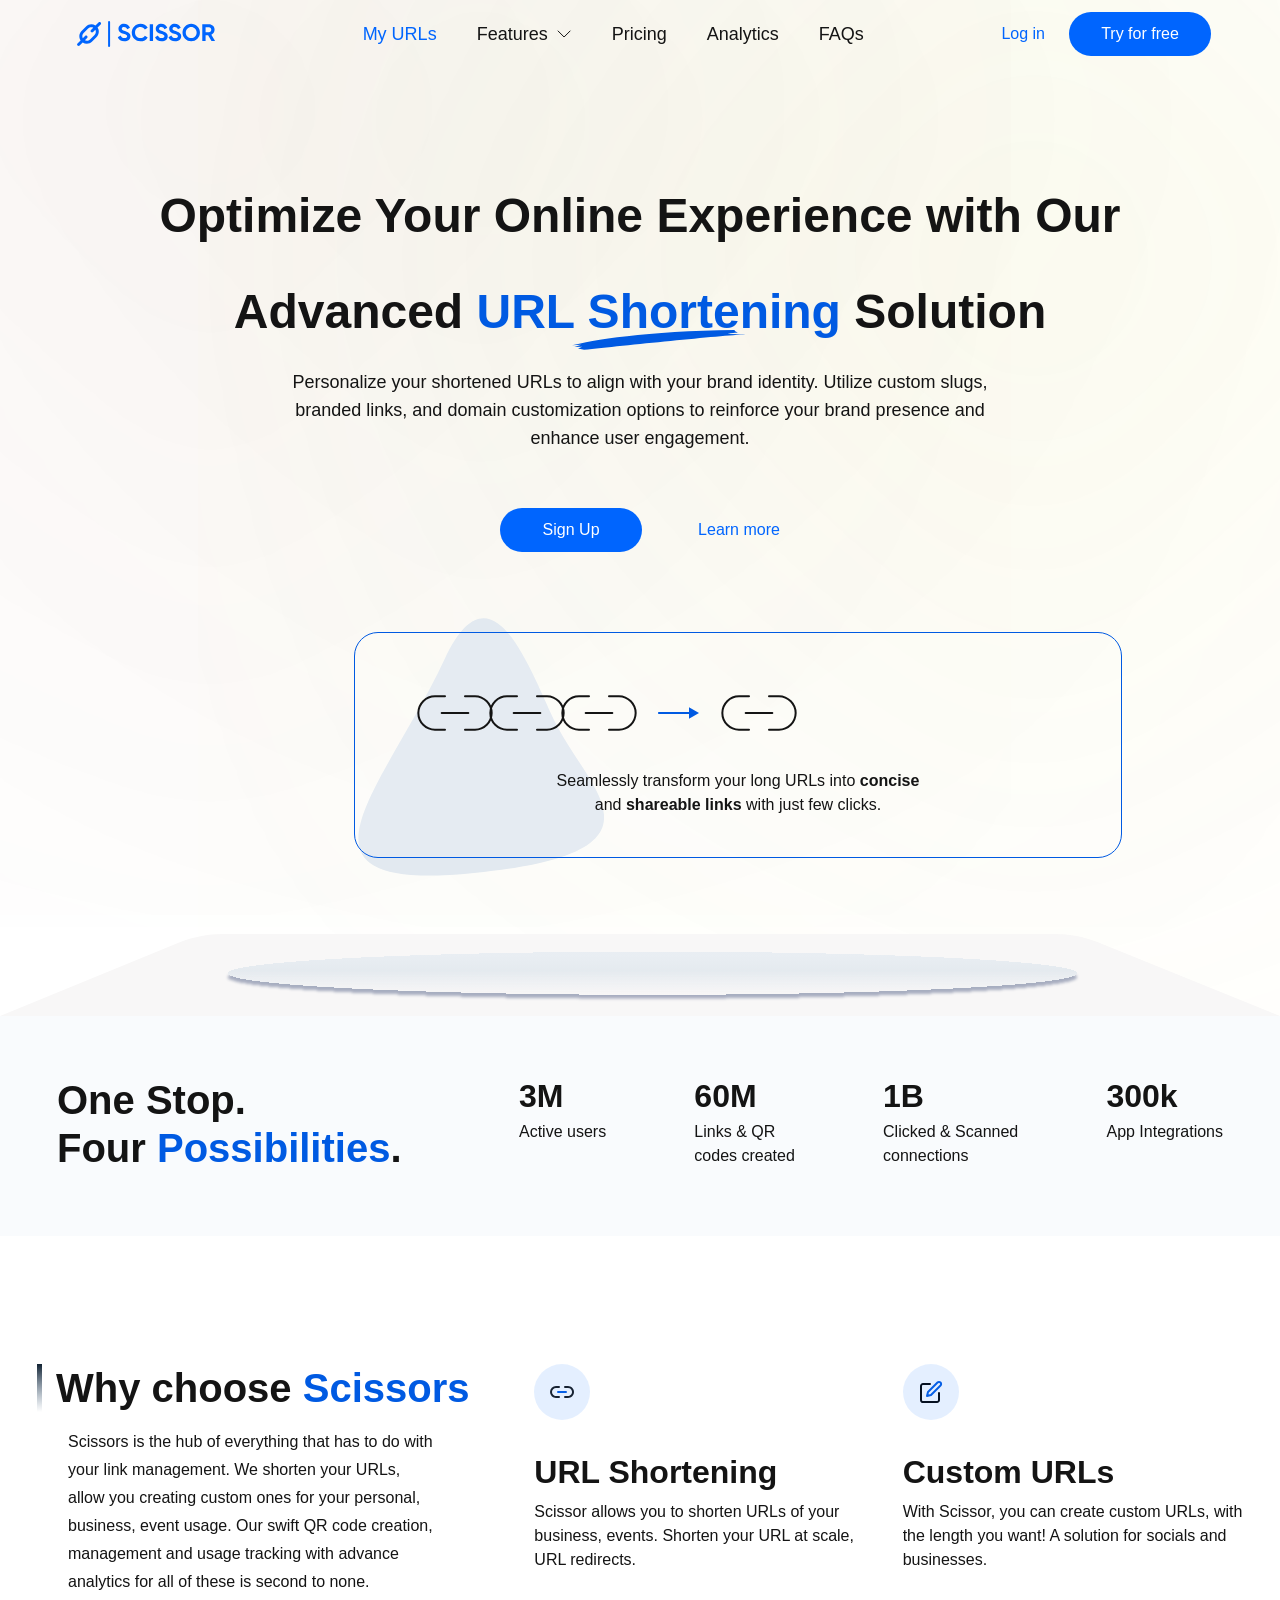
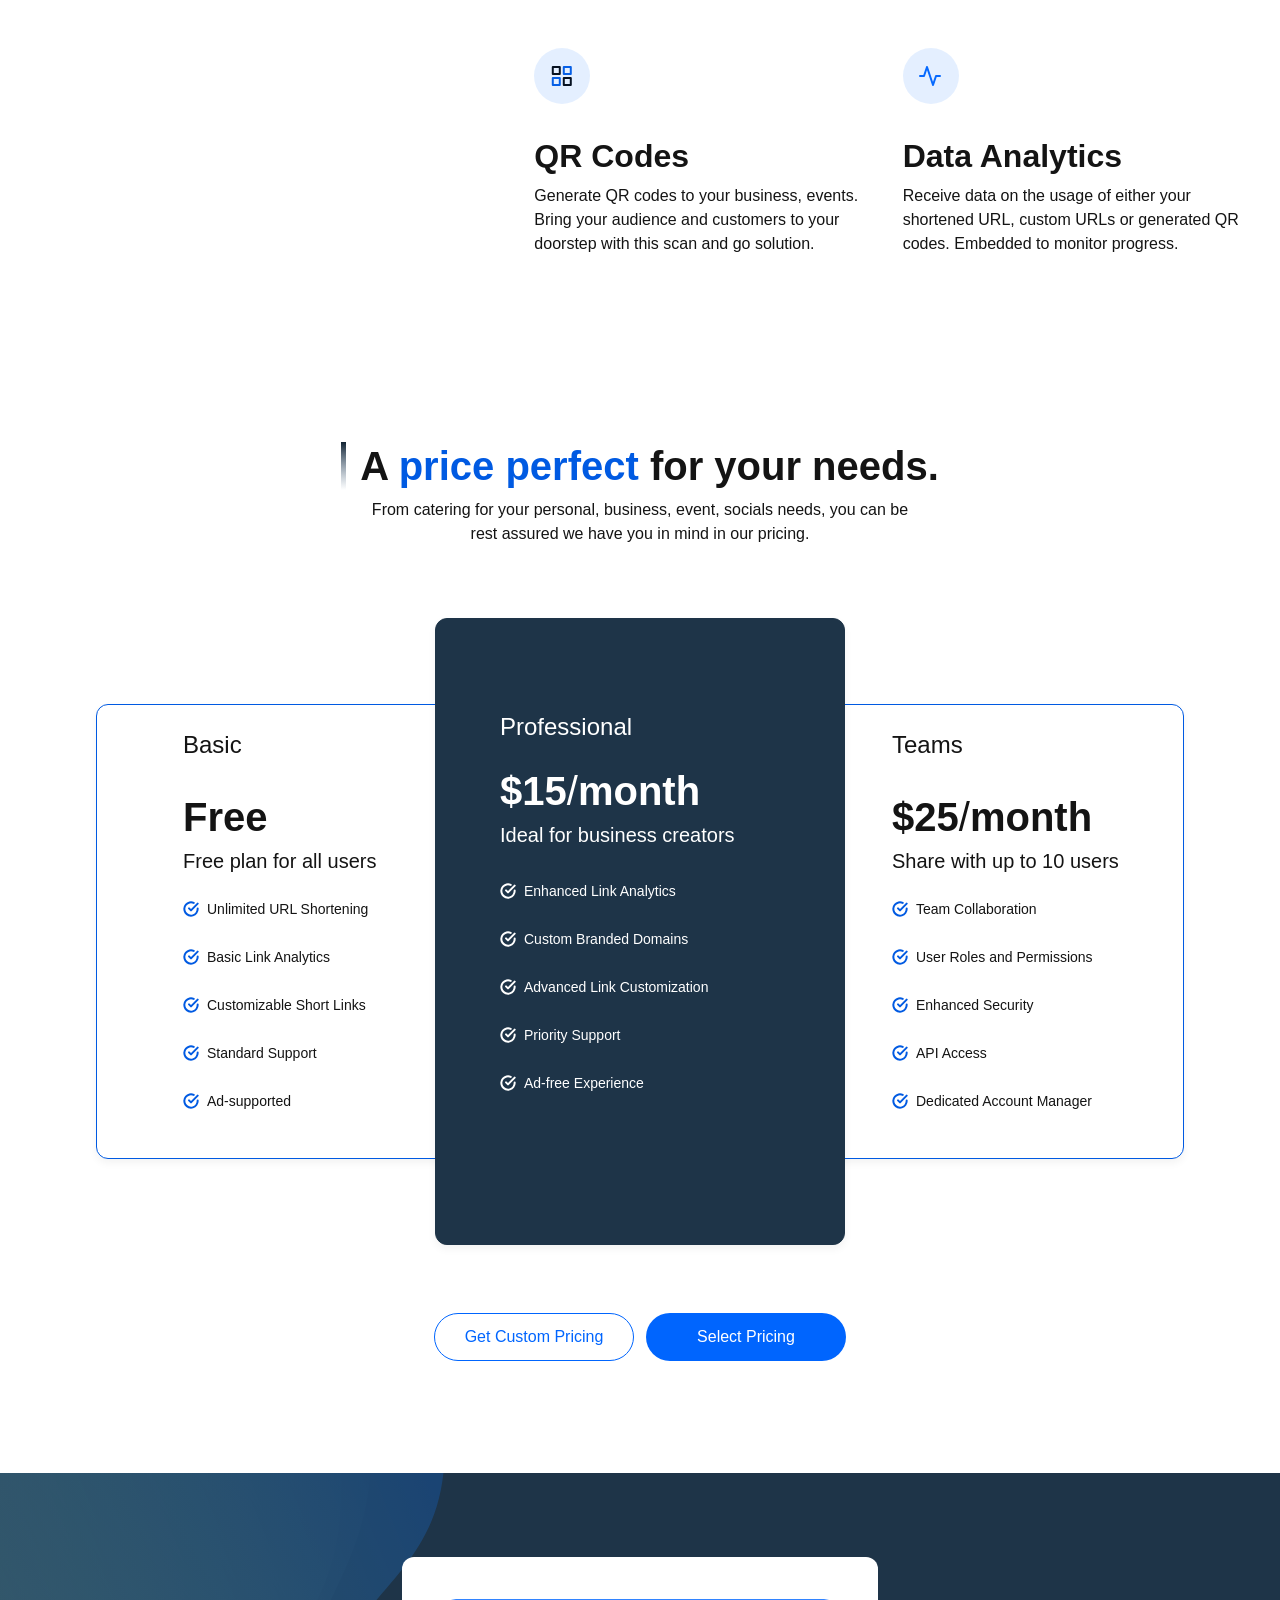
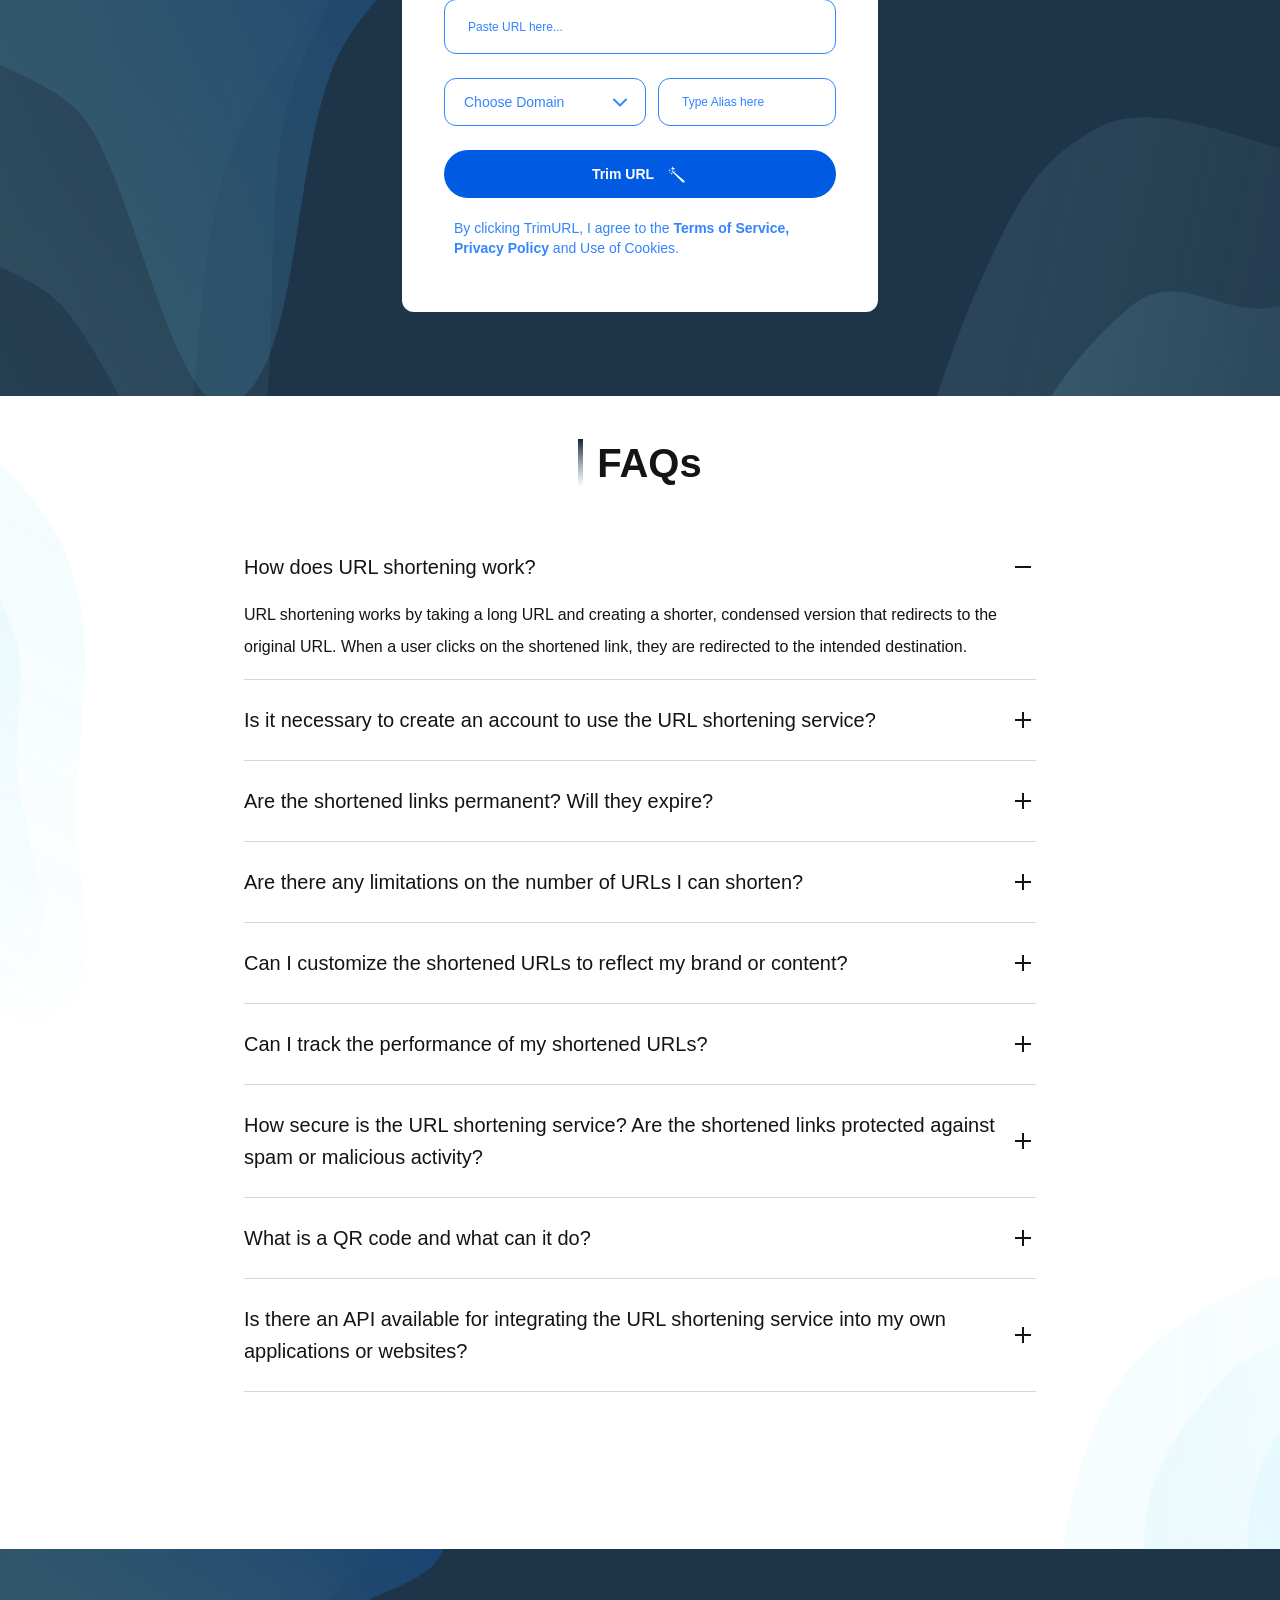
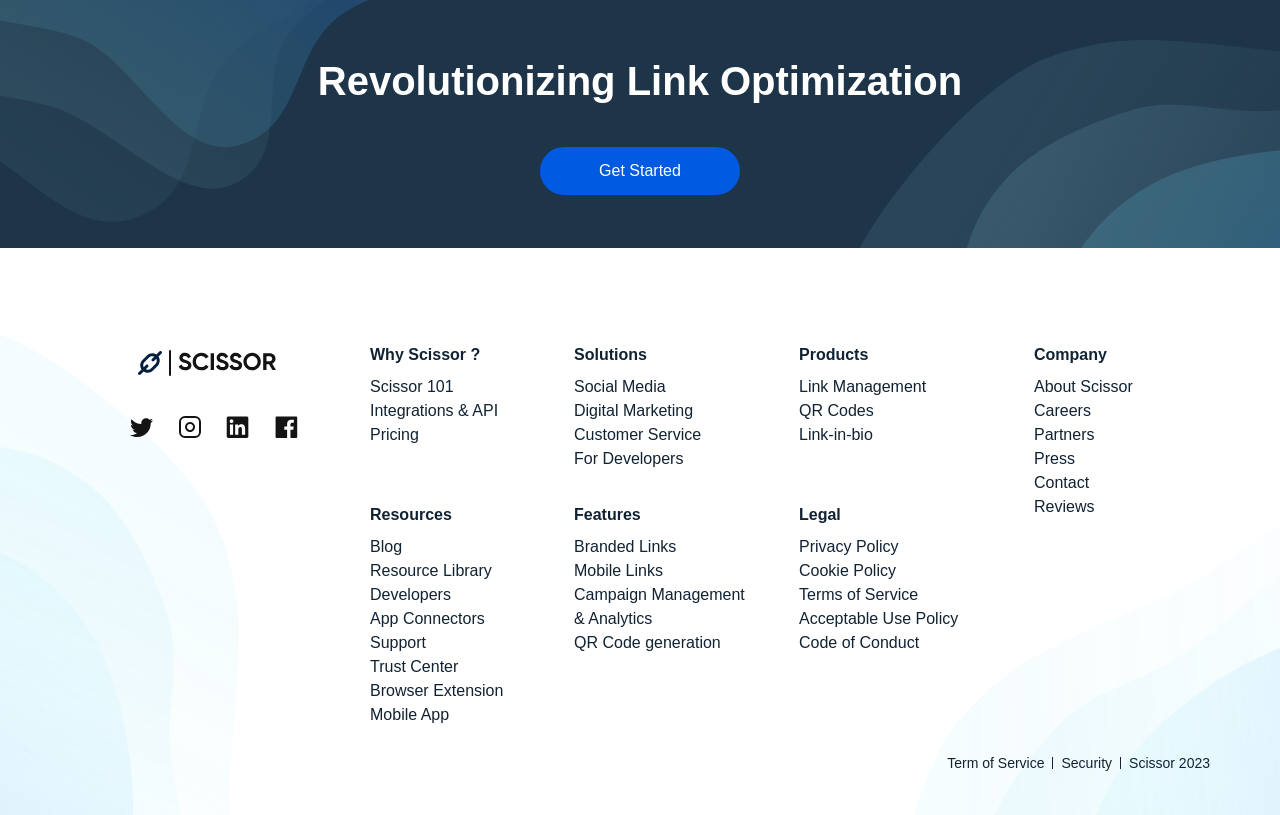
<file: assessment-2/index.html>
<!doctype html>
<html lang="en">
  <head>
    <meta charset="UTF-8" />
    <meta name="viewport" content="width=device-width, initial-scale=1.0" />
    <title>SCISSOR</title>
    <link rel="stylesheet" href="styles.css" />
  </head>
  <body>
    <div class="landing-intro">
      <header class="site-header">
        <img
          class="site-logo"
          src="assets/scissor-logo.svg"
          width="156"
          height="40"
          alt="Scissor"
        />
        <nav class="site-nav" aria-label="Main navigation">
          <a class="site-nav__current" href="#shorten-url">My URLs</a>
          <a class="site-nav__features" href="#features"
            >Features
            <img src="assets/nav-chevron.svg" width="16" height="16" alt=""
          /></a>
          <a href="#pricing">Pricing</a>
          <a href="#analytics">Analytics</a>
          <a href="#faqs">FAQs</a>
        </nav>
        <div class="site-header__actions">
          <span class="text-action">Log in</span>
          <a class="primary-action" href="#shorten-url">Try for free</a>
        </div>
      </header>
      <section class="hero" aria-labelledby="hero-title">
        <div class="hero__content">
          <h1 id="hero-title">
            Optimize Your Online Experience with Our<br
              class="hero__desktop-break"
            />
            Advanced
            <span class="hero__highlight"
              >URL Shortening<img
                src="assets/hero-underline.svg"
                width="174"
                height="21"
                alt=""
            /></span>
            Solution
          </h1>
          <p class="hero__description">
            Personalize your shortened URLs to align with your brand identity.
            Utilize custom slugs,<br class="hero__desktop-break" />
            branded links, and domain customization options to reinforce your
            brand presence and<br class="hero__desktop-break" />
            enhance user engagement.
          </p>
          <div class="hero__actions">
            <a class="primary-action" href="#shorten-url">Sign Up</a>
            <a class="text-action" href="#features">Learn more</a>
          </div>
          <figure class="link-preview">
            <img
              class="link-preview__shape"
              src="assets/link-shape.svg"
              width="250"
              height="258"
              alt=""
            />
            <div class="link-preview__card">
              <img
                class="link-preview__chain"
                src="assets/link-chain.svg"
                width="384"
                height="80"
                alt="Three links become one shortened link"
              />
              <figcaption>
                Seamlessly transform your long URLs into <strong>concise</strong
                ><br class="hero__desktop-break" />
                and <strong>shareable links</strong> with just few clicks.
              </figcaption>
            </div>
          </figure>
        </div>
        <img
          class="hero__platform"
          src="assets/hero-platform.svg"
          width="1440"
          height="93"
          alt=""
        />
      </section>
    </div>
    <main>
      <section class="statistics" aria-labelledby="statistics-title">
        <div class="statistics__inner">
          <h2 id="statistics-title">
            One Stop.<br />Four <span>Possibilities</span>.
          </h2>
          <dl class="statistics__list">
            <div>
              <dt>3M</dt>
              <dd>Active users</dd>
            </div>
            <div>
              <dt>60M</dt>
              <dd>Links &amp; QR<br />codes created</dd>
            </div>
            <div>
              <dt>1B</dt>
              <dd>Clicked &amp; Scanned<br />connections</dd>
            </div>
            <div>
              <dt>300k</dt>
              <dd>App Integrations</dd>
            </div>
          </dl>
        </div>
      </section>

      <section class="features" id="features" aria-labelledby="features-title">
        <div class="features__intro">
          <h2 id="features-title">
            <img
              src="assets/heading-accent.svg"
              width="5"
              height="48"
              alt=""
            />Why choose <span>Scissors</span>
          </h2>
          <p>
            Scissors is the hub of everything that has to do with your link
            management. We shorten your URLs, allow you creating custom ones for
            your personal, business, event usage. Our swift QR code creation,
            management and usage tracking with advance analytics for all of
            these is second to none.
          </p>
        </div>
        <div class="features__grid">
          <article class="feature">
            <img src="assets/feature-url.svg" width="56" height="56" alt="" />
            <h3>URL Shortening</h3>
            <p>
              Scissor allows you to shorten URLs of your business, events.
              Shorten your URL at scale, URL redirects.
            </p>
          </article>
          <article class="feature">
            <img
              src="assets/feature-custom.svg"
              width="56"
              height="56"
              alt=""
            />
            <h3>Custom URLs</h3>
            <p>
              With Scissor, you can create custom URLs, with the length you
              want! A solution for socials and businesses.
            </p>
          </article>
          <article class="feature">
            <img src="assets/feature-qr.svg" width="56" height="56" alt="" />
            <h3>QR Codes</h3>
            <p>
              Generate QR codes to your business, events. Bring your audience
              and customers to your doorstep with this scan and go solution.
            </p>
          </article>
          <article class="feature" id="analytics">
            <img
              src="assets/feature-analytics.svg"
              width="56"
              height="56"
              alt=""
            />
            <h3>Data Analytics</h3>
            <p>
              Receive data on the usage of either your shortened URL, custom
              URLs or generated QR codes. Embedded to monitor progress.
            </p>
          </article>
        </div>
      </section>

      <section class="pricing" id="pricing" aria-labelledby="pricing-title">
        <div class="pricing__intro">
          <h2 id="pricing-title">
            <img
              src="assets/heading-accent.svg"
              width="5"
              height="48"
              alt=""
            />A <span>price perfect</span> for your needs.
          </h2>
          <p>
            From catering for your personal, business, event, socials needs, you
            can be rest assured we have you in mind in our pricing.
          </p>
        </div>

        <div class="pricing__plans">
          <article
            class="pricing-plan pricing-plan--basic"
            aria-labelledby="basic-title"
          >
            <h3 id="basic-title">Basic</h3>
            <p class="pricing-plan__price">Free</p>
            <p class="pricing-plan__description">Free plan for all users</p>
            <ul>
              <li>Unlimited URL Shortening</li>
              <li>Basic Link Analytics</li>
              <li>Customizable Short Links</li>
              <li>Standard Support</li>
              <li>Ad-supported</li>
            </ul>
          </article>

          <article
            class="pricing-plan pricing-plan--professional"
            aria-labelledby="professional-title"
          >
            <h3 id="professional-title">Professional</h3>
            <p class="pricing-plan__price">$15<span>/</span>month</p>
            <p class="pricing-plan__description">Ideal for business creators</p>
            <ul>
              <li>Enhanced Link Analytics</li>
              <li>Custom Branded Domains</li>
              <li>Advanced Link Customization</li>
              <li>Priority Support</li>
              <li>Ad-free Experience</li>
            </ul>
          </article>

          <article
            class="pricing-plan pricing-plan--teams"
            aria-labelledby="teams-title"
          >
            <h3 id="teams-title">Teams</h3>
            <p class="pricing-plan__price">$25<span>/</span>month</p>
            <p class="pricing-plan__description">Share with up to 10 users</p>
            <ul>
              <li>Team Collaboration</li>
              <li>User Roles and Permissions</li>
              <li>Enhanced Security</li>
              <li>API Access</li>
              <li>Dedicated Account Manager</li>
            </ul>
          </article>
        </div>

        <div class="pricing__actions">
          <span class="pricing__custom-action">Get Custom Pricing</span>
          <a class="primary-action" href="#shorten-url">Select Pricing</a>
        </div>
      </section>

      <section
        class="url-shortener"
        id="shorten-url"
        aria-label="Shorten a URL"
      >
        <form class="trim-form" aria-label="URL shortening form">
          <label class="visually-hidden" for="long-url">URL to shorten</label>
          <input
            id="long-url"
            name="url"
            type="url"
            placeholder="Paste URL here..."
          />

          <div class="trim-form__options">
            <div class="trim-form__domain">
              <label class="visually-hidden" for="domain">Choose domain</label>
              <select id="domain" name="domain">
                <option value="" selected disabled>Choose Domain</option>
              </select>
            </div>
            <label class="visually-hidden" for="alias">Custom alias</label>
            <input
              id="alias"
              name="alias"
              type="text"
              placeholder="Type Alias here"
            />
          </div>

          <button class="trim-form__button" type="button">
            <span>Trim URL</span>
            <img src="assets/magic-wand.svg" width="24" height="24" alt="" />
          </button>

          <p class="trim-form__terms">
            By clicking TrimURL, I agree to the
            <strong>Terms of Service, Privacy Policy</strong> and Use of
            Cookies.
          </p>
        </form>
      </section>
      <section class="faqs" id="faqs" aria-labelledby="faqs-title">
        <h2 id="faqs-title">
          <img
            src="assets/heading-accent.svg"
            width="5"
            height="48"
            alt=""
          />FAQs
        </h2>
        <div class="faqs__list">
          <details open>
            <summary>How does URL shortening work?</summary>
            <p>
              URL shortening works by taking a long URL and creating a shorter,
              condensed version that redirects to the original URL. When a user
              clicks on the shortened link, they are redirected to the intended
              destination.
            </p>
          </details>
          <details>
            <summary>
              Is it necessary to create an account to use the URL shortening
              service?
            </summary>
            <p>
              Just trying things out? Check the sign-up requirements for your
              chosen plan. An account is handy for keeping your links and
              analytics in one place.
            </p>
          </details>
          <details>
            <summary>
              Are the shortened links permanent? Will they expire?
            </summary>
            <p>
              A short link’s lifetime depends on the service and plan behind it.
              Before putting one on a poster or business card, check its expiry
              settings and keep the destination page available.
            </p>
          </details>
          <details>
            <summary>
              Are there any limitations on the number of URLs I can shorten?
            </summary>
            <p>
              Your plan sets the pace. Basic includes unlimited URL shortening;
              compare the other plan features to find the right fit for your
              next project.
            </p>
          </details>
          <details>
            <summary>
              Can I customize the shortened URLs to reflect my brand or content?
            </summary>
            <p>
              Give your link a little personality with a memorable custom alias.
              For a more branded touch, the Professional plan includes custom
              branded domains.
            </p>
          </details>
          <details>
            <summary>Can I track the performance of my shortened URLs?</summary>
            <p>
              Yes—link analytics help you see which links get attention. Start
              with Basic Link Analytics, or explore Professional for a closer
              look at your link performance.
            </p>
          </details>
          <details>
            <summary>
              How secure is the URL shortening service? Are the shortened links
              protected against spam or malicious activity?
            </summary>
            <p>
              A tidy link still deserves a careful click. Only share
              destinations you trust, avoid entering sensitive details on
              unfamiliar pages, and check the service’s security policy for its
              specific protections.
            </p>
          </details>
          <details>
            <summary>What is a QR code and what can it do?</summary>
            <p>
              Think of a QR code as a scannable doorway. Point a phone camera at
              it to open a menu, event page, portfolio, or another link without
              typing the address.
            </p>
          </details>
          <details>
            <summary>
              Is there an API available for integrating the URL shortening
              service into my own applications or websites?
            </summary>
            <p>
              API access is included in the Teams plan. It’s the option to
              explore when you want link shortening to become part of your own
              app or website.
            </p>
          </details>
        </div>
      </section>
      <section class="link-cta" aria-labelledby="link-cta-title">
        <h2 id="link-cta-title">Revolutionizing Link Optimization</h2>
        <a class="primary-action" href="#shorten-url">Get Started</a>
      </section>
    </main>
    <footer class="site-footer">
      <div class="site-footer__inner">
        <div class="site-footer__content">
          <div class="site-footer__brand">
            <img
              src="assets/footer-logo.svg"
              width="156"
              height="40"
              alt="Scissor"
            />
            <div class="site-footer__socials" aria-label="Social media">
              <span
                ><img
                  src="assets/social-twitter.svg"
                  width="24"
                  height="24"
                  alt="Twitter"
              /></span>
              <span
                ><img
                  src="assets/social-instagram.svg"
                  width="24"
                  height="24"
                  alt="Instagram"
              /></span>
              <span
                ><img
                  src="assets/social-linkedin.svg"
                  width="24"
                  height="24"
                  alt="LinkedIn"
              /></span>
              <span
                ><img
                  src="assets/social-facebook.svg"
                  width="24"
                  height="24"
                  alt="Facebook"
              /></span>
            </div>
          </div>

          <nav class="site-footer__navigation" aria-label="Footer navigation">
            <div class="site-footer__column">
              <div class="site-footer__group">
                <h2>Why Scissor ?</h2>
                <ul>
                  <li><span>Scissor 101</span></li>
                  <li><span>Integrations &amp; API</span></li>
                  <li><a href="#pricing">Pricing</a></li>
                </ul>
              </div>
              <div class="site-footer__group">
                <h2>Resources</h2>
                <ul>
                  <li><span>Blog</span></li>
                  <li><span>Resource Library</span></li>
                  <li><span>Developers</span></li>
                  <li><span>App Connectors</span></li>
                  <li><span>Support</span></li>
                  <li><span>Trust Center</span></li>
                  <li><span>Browser Extension</span></li>
                  <li><span>Mobile App</span></li>
                </ul>
              </div>
            </div>
            <div class="site-footer__column">
              <div class="site-footer__group">
                <h2>Solutions</h2>
                <ul>
                  <li><span>Social Media</span></li>
                  <li><span>Digital Marketing</span></li>
                  <li><span>Customer Service</span></li>
                  <li><span>For Developers</span></li>
                </ul>
              </div>
              <div class="site-footer__group">
                <h2>Features</h2>
                <ul>
                  <li><span>Branded Links</span></li>
                  <li><span>Mobile Links</span></li>
                  <li><span>Campaign Management &amp; Analytics</span></li>
                  <li><span>QR Code generation</span></li>
                </ul>
              </div>
            </div>
            <div class="site-footer__column">
              <div class="site-footer__group">
                <h2>Products</h2>
                <ul>
                  <li><span>Link Management</span></li>
                  <li><span>QR Codes</span></li>
                  <li><span>Link-in-bio</span></li>
                </ul>
              </div>
              <div class="site-footer__group">
                <h2>Legal</h2>
                <ul>
                  <li><span>Privacy Policy</span></li>
                  <li><span>Cookie Policy</span></li>
                  <li><span>Terms of Service</span></li>
                  <li><span>Acceptable Use Policy</span></li>
                  <li><span>Code of Conduct</span></li>
                </ul>
              </div>
            </div>
            <div class="site-footer__column">
              <div class="site-footer__group">
                <h2>Company</h2>
                <ul>
                  <li><span>About Scissor</span></li>
                  <li><span>Careers</span></li>
                  <li><span>Partners</span></li>
                  <li><span>Press</span></li>
                  <li><span>Contact</span></li>
                  <li><span>Reviews</span></li>
                </ul>
              </div>
            </div>
          </nav>
        </div>
        <div class="site-footer__legal">
          <span>Term of Service</span>
          <span>Security</span>
          <span>Scissor 2023</span>
        </div>
      </div>
    </footer>
  </body>
</html>
</file>
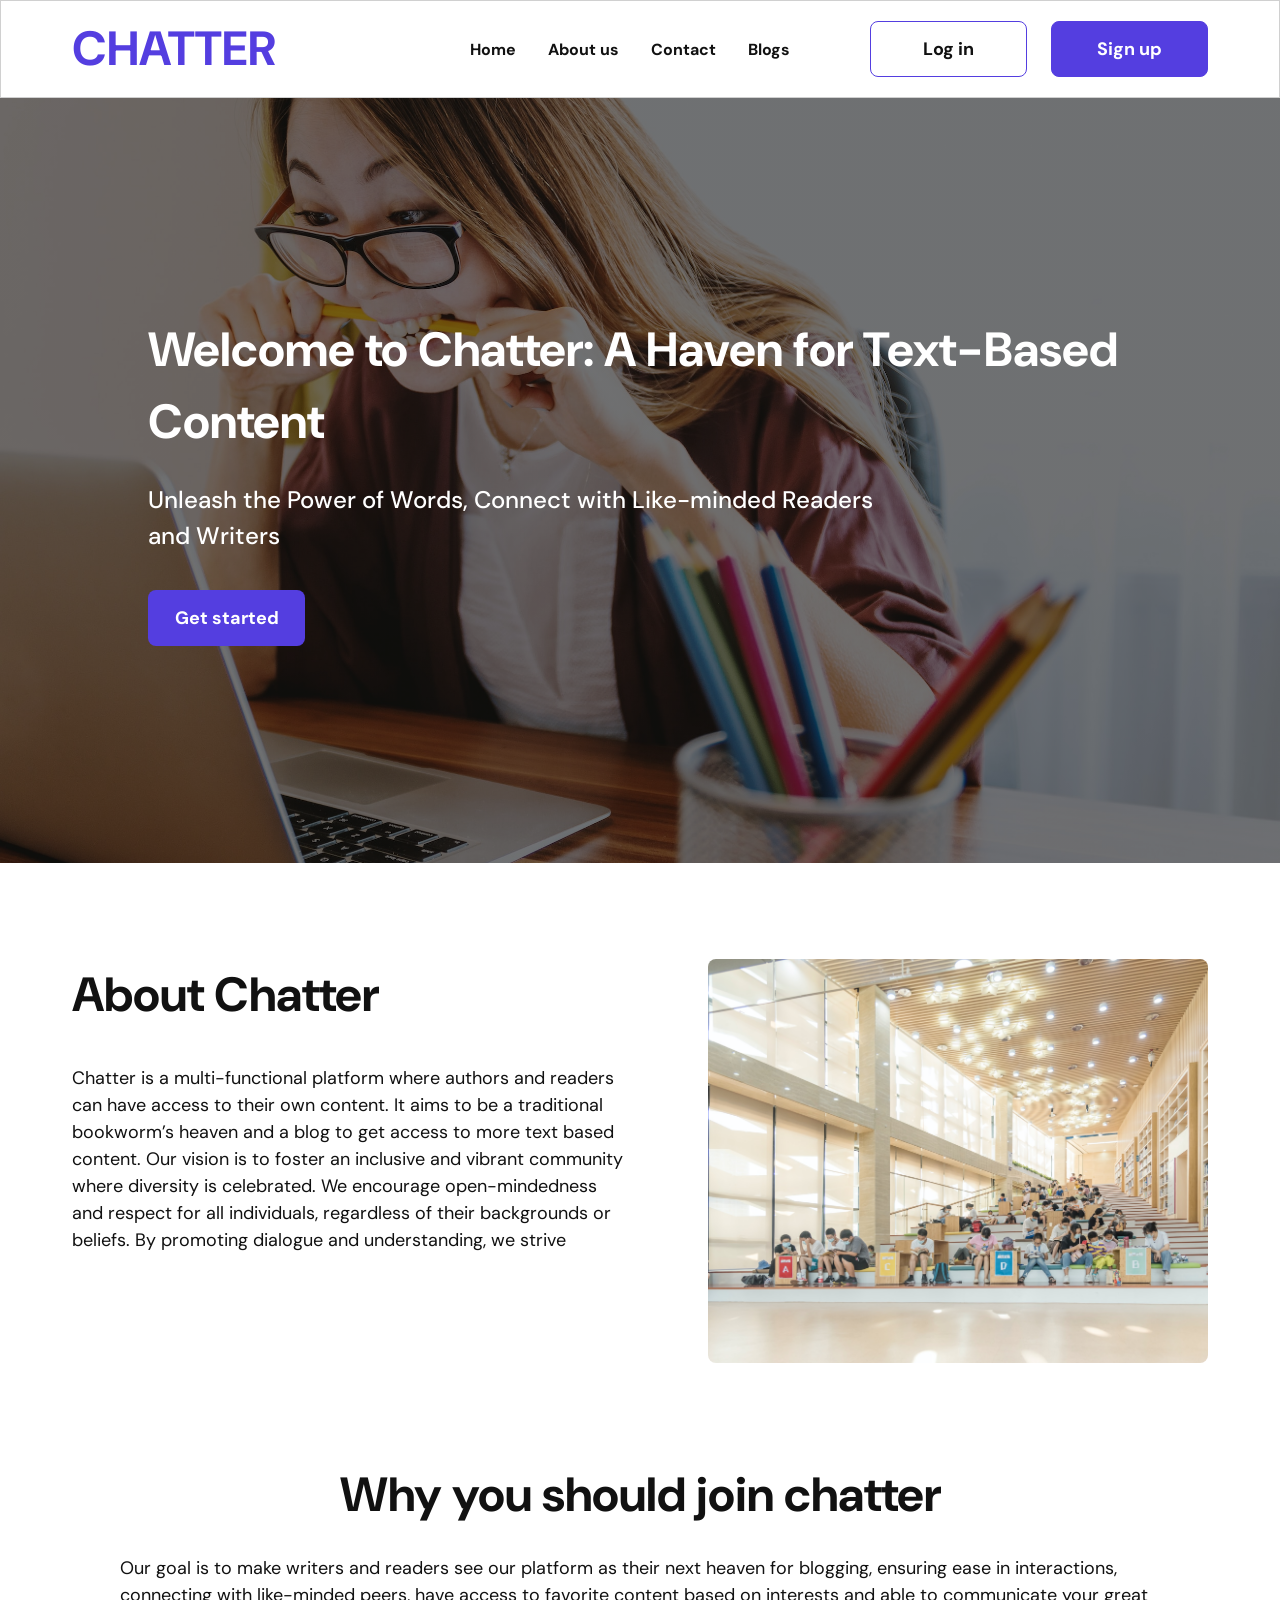
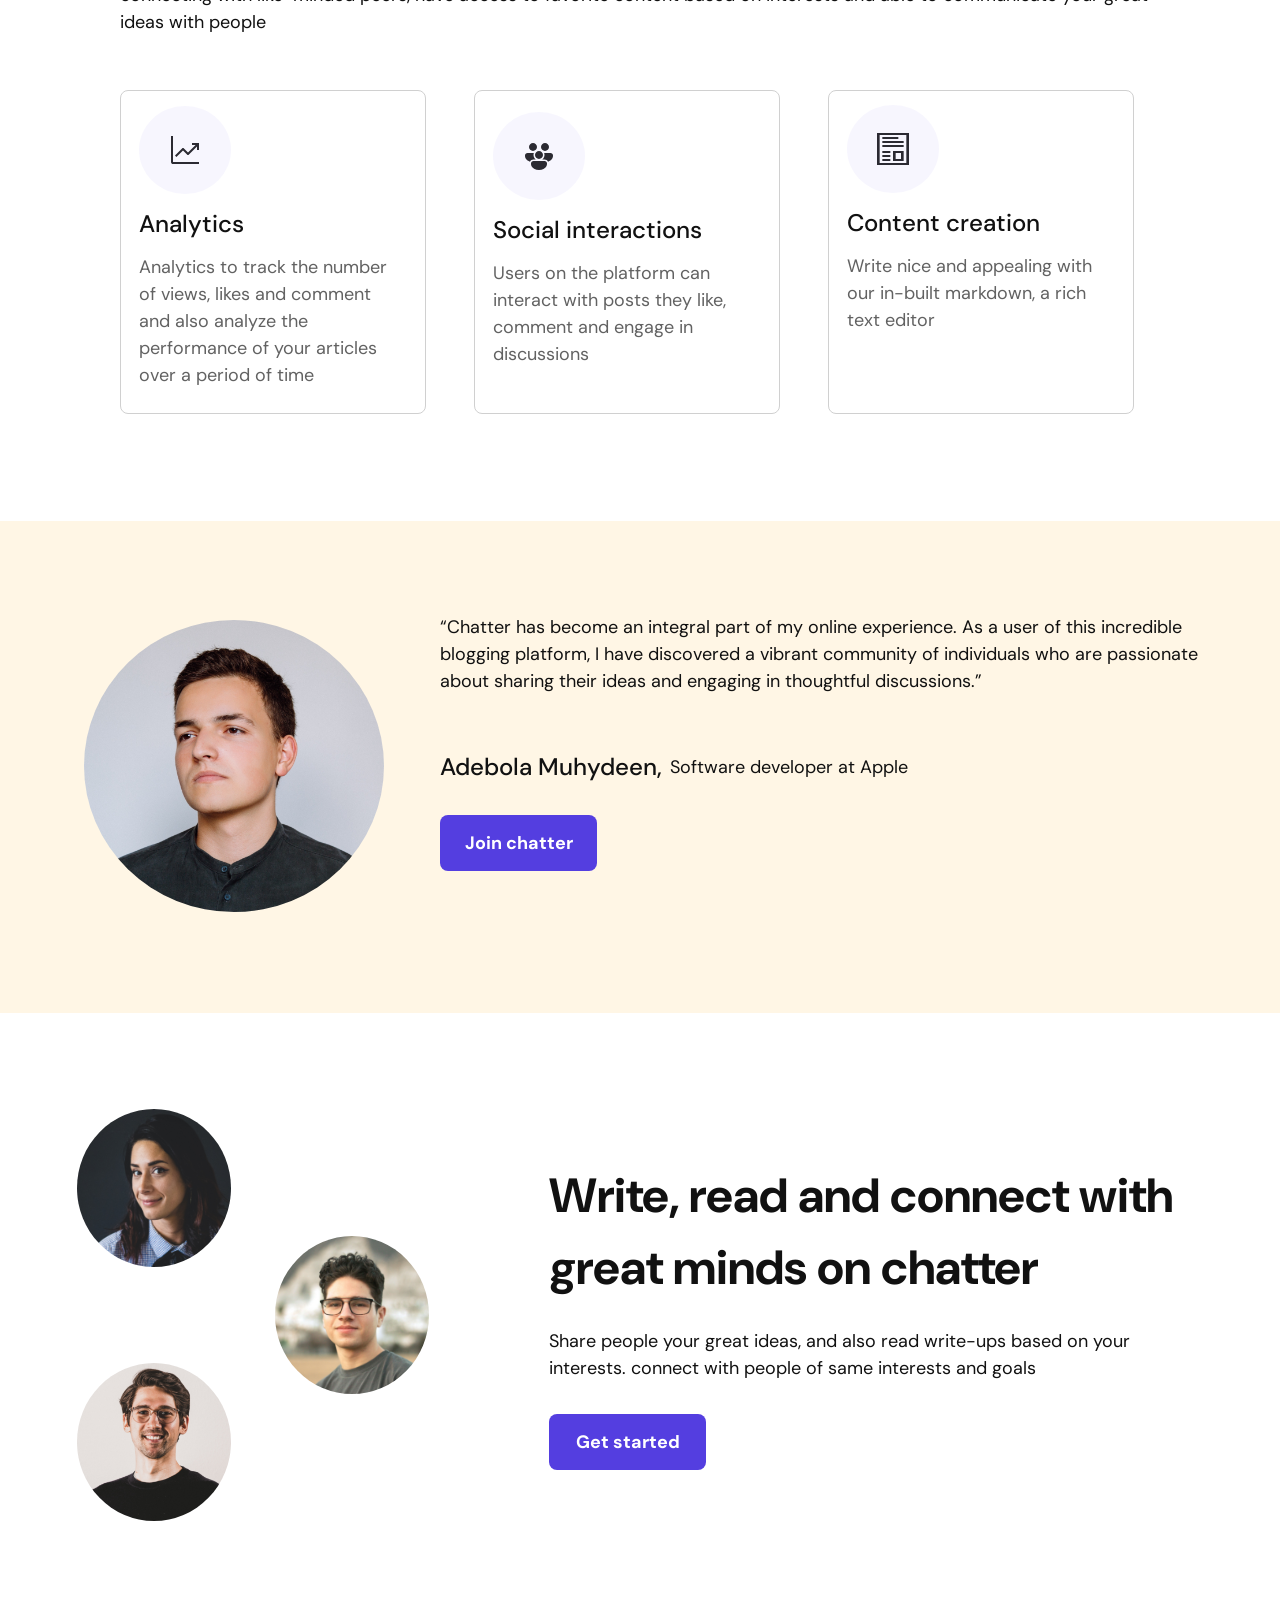
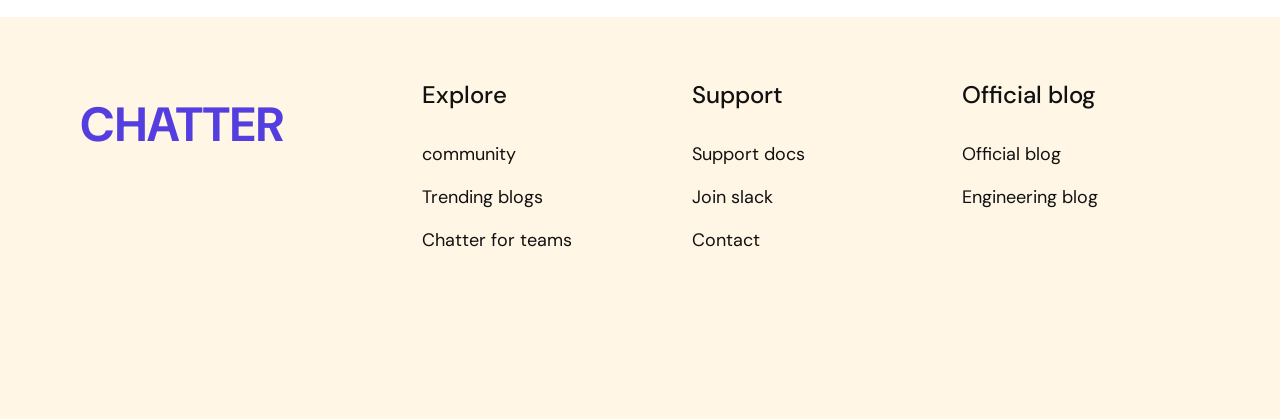
<file: exam-project/index.html>
<!doctype html>
<html lang="en">
  <head>
    <meta charset="UTF-8" />
    <meta name="viewport" content="width=device-width, initial-scale=1.0" />
    <title>CHATTER</title>
    <link rel="stylesheet" href="styles.css" />
  </head>
  <body>
    <header class="header">
      <h1 class="logo">CHATTER</h1>
      <nav class="navbar" aria-label="Main navigation">
        <a href="/">Home</a>
        <a href="#about">About us</a>
        <a href="#">Contact</a>
        <a href="#">Blogs</a>
      </nav>
      <div class="buttons">
        <a href="#" class="login">Log in</a>
        <a href="#" class="signup">Sign up</a>
      </div>
      <nav class="mobile-navbar" aria-label="Main navigation">
        <a href="/">Home</a>
        <a href="#about">About us</a>
        <a href="#">Contact</a>
        <a href="#">Blogs</a>
      </nav>
    </header>
    <main>
      <section class="hero" aria-labelledby="hero-title">
        <div class="hero-text">
          <h2 id="hero-title">
            Welcome to Chatter: A Haven for Text-Based Content
          </h2>
          <p>
            Unleash the Power of Words, Connect with Like-minded Readers and
            Writers
          </p>
          <a class="start" href="#">Get started</a>
        </div>
      </section>
      <section class="about" id="about" aria-labelledby="about-title">
        <div class="about-row">
          <div class="about-text">
            <h2 id="about-title">About Chatter</h2>
            <p>
              Chatter is a multi-functional platform where authors and readers
              can have access to their own content. It aims to be a traditional
              bookworm’s heaven and a blog to get access to more text based
              content. Our vision is to foster an inclusive and vibrant
              community where diversity is celebrated. We encourage
              open-mindedness and respect for all individuals, regardless of
              their backgrounds or beliefs. By promoting dialogue and
              understanding, we strive
            </p>
          </div>
          <img
            src="assets/about.jpg"
            alt="People reading and studying on stepped seating in a bright library"
            width="500"
            height="404"
          />
        </div>
      </section>
      <section class="join" aria-labelledby="join-title">
        <div class="join-intro">
          <h2 id="join-title">Why you should join chatter</h2>
          <p>
            Our goal is to make writers and readers see our platform as their
            next heaven for blogging, ensuring ease in interactions, connecting
            with like-minded peers, have access to favorite content based on
            interests and able to communicate your great ideas with people
          </p>
        </div>
        <div class="cards">
          <div class="card">
            <img src="assets/analytics.svg" alt="" width="92" height="88" />
            <h3>Analytics</h3>
            <p>
              Analytics to track the number of views, likes and comment and also
              analyze the performance of your articles over a period of time
            </p>
          </div>
          <div class="card social">
            <img src="assets/social.svg" alt="" width="92" height="88" />
            <h3>Social interactions</h3>
            <p>
              Users on the platform can interact with posts they like, comment
              and engage in discussions
            </p>
          </div>
          <div class="card content">
            <img src="assets/content.svg" alt="" width="92" height="88" />
            <h3>Content creation</h3>
            <p>
              Write nice and appealing with our in-built markdown, a rich text
              editor
            </p>
          </div>
        </div>
      </section>
      <section class="testimonial" aria-label="Reader testimonial">
        <div class="testimonial-row">
          <img
            class="portrait"
            src="assets/testimonial.svg"
            alt="Adebola Muhydeen"
            width="300"
            height="292"
          />
          <div class="testimonial-text">
            <figure class="quote">
              <blockquote>
                <p>
                  “Chatter has become an integral part of my online experience.
                  As a user of this incredible blogging platform, I have
                  discovered a vibrant community of individuals who are
                  passionate about sharing their ideas and engaging in
                  thoughtful discussions.”
                </p>
              </blockquote>
              <figcaption>
                <span class="person">Adebola Muhydeen,</span>
                <span>Software developer at Apple</span>
              </figcaption>
            </figure>
            <a class="join-link" href="#">Join chatter</a>
          </div>
        </div>
      </section>
      <section class="connect" aria-labelledby="connect-title">
        <div class="connect-row">
          <img
            class="people"
            src="assets/people.svg"
            alt=""
            width="352"
            height="412"
          />
          <div class="connect-text">
            <div class="connect-copy">
              <h2 id="connect-title">
                Write, read and connect with great minds on chatter
              </h2>
              <p>
                Share people your great ideas, and also read write-ups based on
                your interests. connect with people of same interests and goals
              </p>
            </div>
            <a class="connect-link" href="#">Get started</a>
          </div>
        </div>
      </section>
    </main>
    <footer class="footer">
      <div class="footer-row">
        <p class="footer-logo">CHATTER</p>
        <nav class="footer-group" aria-labelledby="footer-explore">
          <h2 id="footer-explore">Explore</h2>
          <ul>
            <li><a href="#">community</a></li>
            <li><a href="#">Trending blogs</a></li>
            <li><a href="#">Chatter for teams</a></li>
          </ul>
        </nav>
        <nav class="footer-group" aria-labelledby="footer-support">
          <h2 id="footer-support">Support</h2>
          <ul>
            <li><a href="#">Support docs</a></li>
            <li><a href="#">Join slack</a></li>
            <li><a href="#">Contact</a></li>
          </ul>
        </nav>
        <nav class="footer-group" aria-labelledby="footer-blog">
          <h2 id="footer-blog">Official blog</h2>
          <ul>
            <li><a href="#">Official blog</a></li>
            <li><a href="#">Engineering blog</a></li>
          </ul>
        </nav>
      </div>
    </footer>
  </body>
</html>
</file>
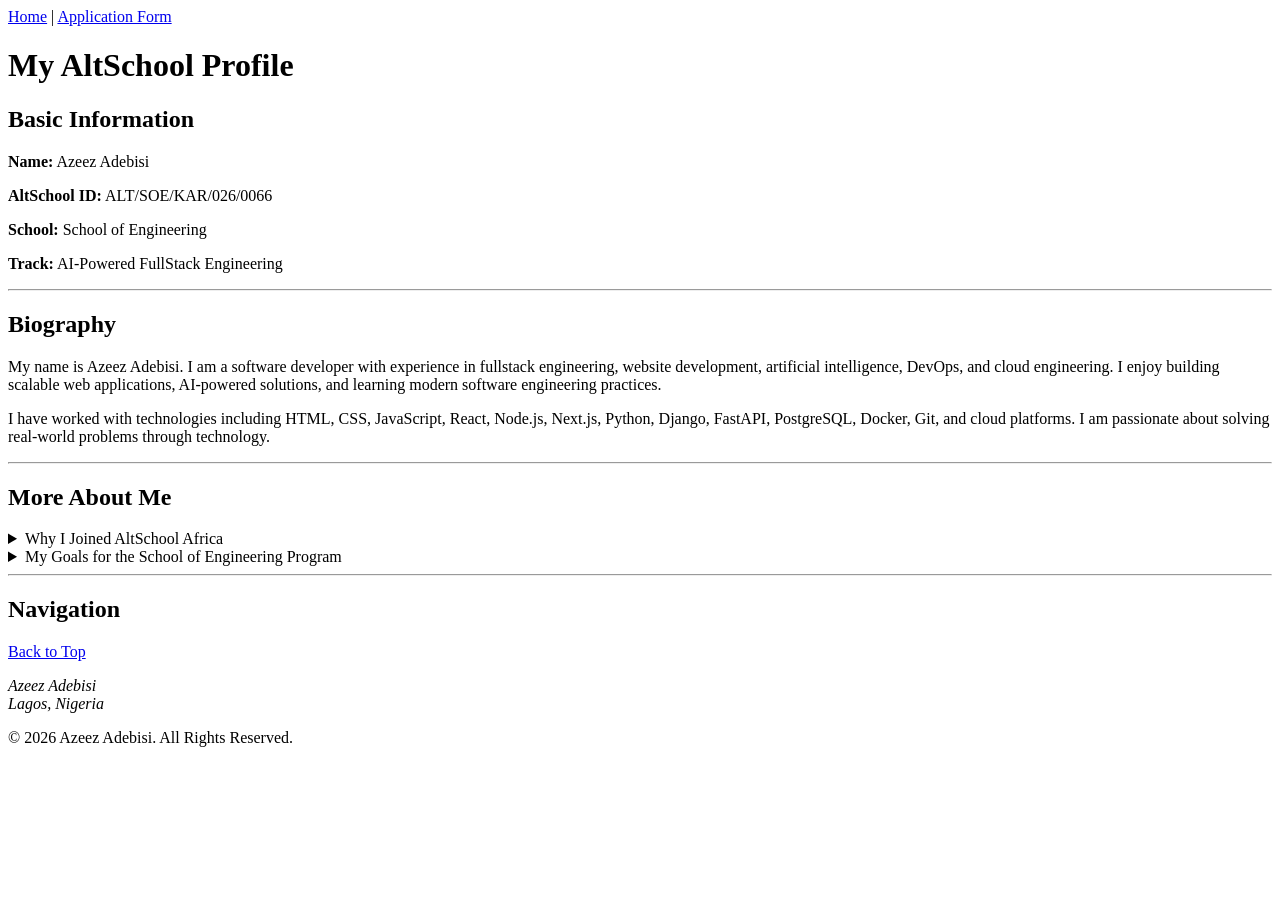
<file: assessment-1/first-assignment/index.html>
<!doctype html>
<html lang="en">
  <head>
    <meta charset="UTF-8" />
    <meta name="viewport" content="width=device-width, initial-scale=1.0" />
    <title>My AltSchool Profile</title>
  </head>
  <body>
    <!-- Global Navigation -->
    <header>
      <nav>
        <a href="index.html">Home</a> |
        <a href="form.html">Application Form</a>
      </nav>

      <h1>My AltSchool Profile</h1>
    </header>

    <main>
      <!-- Basic Information -->
      <section>
        <h2>Basic Information</h2>

        <p><strong>Name:</strong> Azeez Adebisi</p>

        <p><strong>AltSchool ID:</strong> ALT/SOE/KAR/026/0066</p>

        <p><strong>School:</strong> School of Engineering</p>

        <p><strong>Track:</strong> AI-Powered FullStack Engineering</p>
      </section>

      <hr />

      <!-- Biography -->
      <section>
        <h2>Biography</h2>

        <p>
          My name is Azeez Adebisi. I am a software developer with experience in
          fullstack engineering, website development, artificial intelligence,
          DevOps, and cloud engineering. I enjoy building scalable web
          applications, AI-powered solutions, and learning modern software
          engineering practices.
        </p>

        <p>
          I have worked with technologies including HTML, CSS, JavaScript,
          React, Node.js, Next.js, Python, Django, FastAPI, PostgreSQL, Docker,
          Git, and cloud platforms. I am passionate about solving real-world
          problems through technology.
        </p>
      </section>

      <hr />

      <!-- About and Goals Accordion -->
      <section>
        <h2>More About Me</h2>

        <details>
          <summary>Why I Joined AltSchool Africa</summary>

          <p>
            I joined AltSchool Africa because I wanted a structured, practical,
            and industry-focused learning experience. I wanted to improve my
            software engineering skills, collaborate with other developers, and
            learn best engineering practices from experienced instructors.
          </p>

          <p>
            AltSchool also provides an opportunity to build projects, receive
            mentorship, and become a better engineer through continuous
            learning.
          </p>
        </details>

        <details>
          <summary>My Goals for the School of Engineering Program</summary>

          <ul>
            <li>Become a world-class fullstack AI engineer.</li>
            <li>Master data structures and algorithms.</li>
            <li>Build scalable fullstack applications.</li>
            <li>Learn cloud engineering and deployment.</li>
            <li>
              Improve problem-solving, software architecture and system design
              skills.
            </li>
            <li>Contribute to open-source projects.</li>
            <li>Collaborate effectively with engineering teams.</li>
            <li>
              Secure a software engineering role in a global technology company.
            </li>
          </ul>
        </details>
      </section>

      <hr />

      <!-- Back to Top -->
      <section>
        <h2>Navigation</h2>

        <p>
          <a href="#top">Back to Top</a>
        </p>
      </section>
    </main>

    <footer>
      <address>
        Azeez Adebisi<br />
        Lagos, Nigeria
      </address>

      <p>&copy; 2026 Azeez Adebisi. All Rights Reserved.</p>
    </footer>
  </body>
</html>
</file>
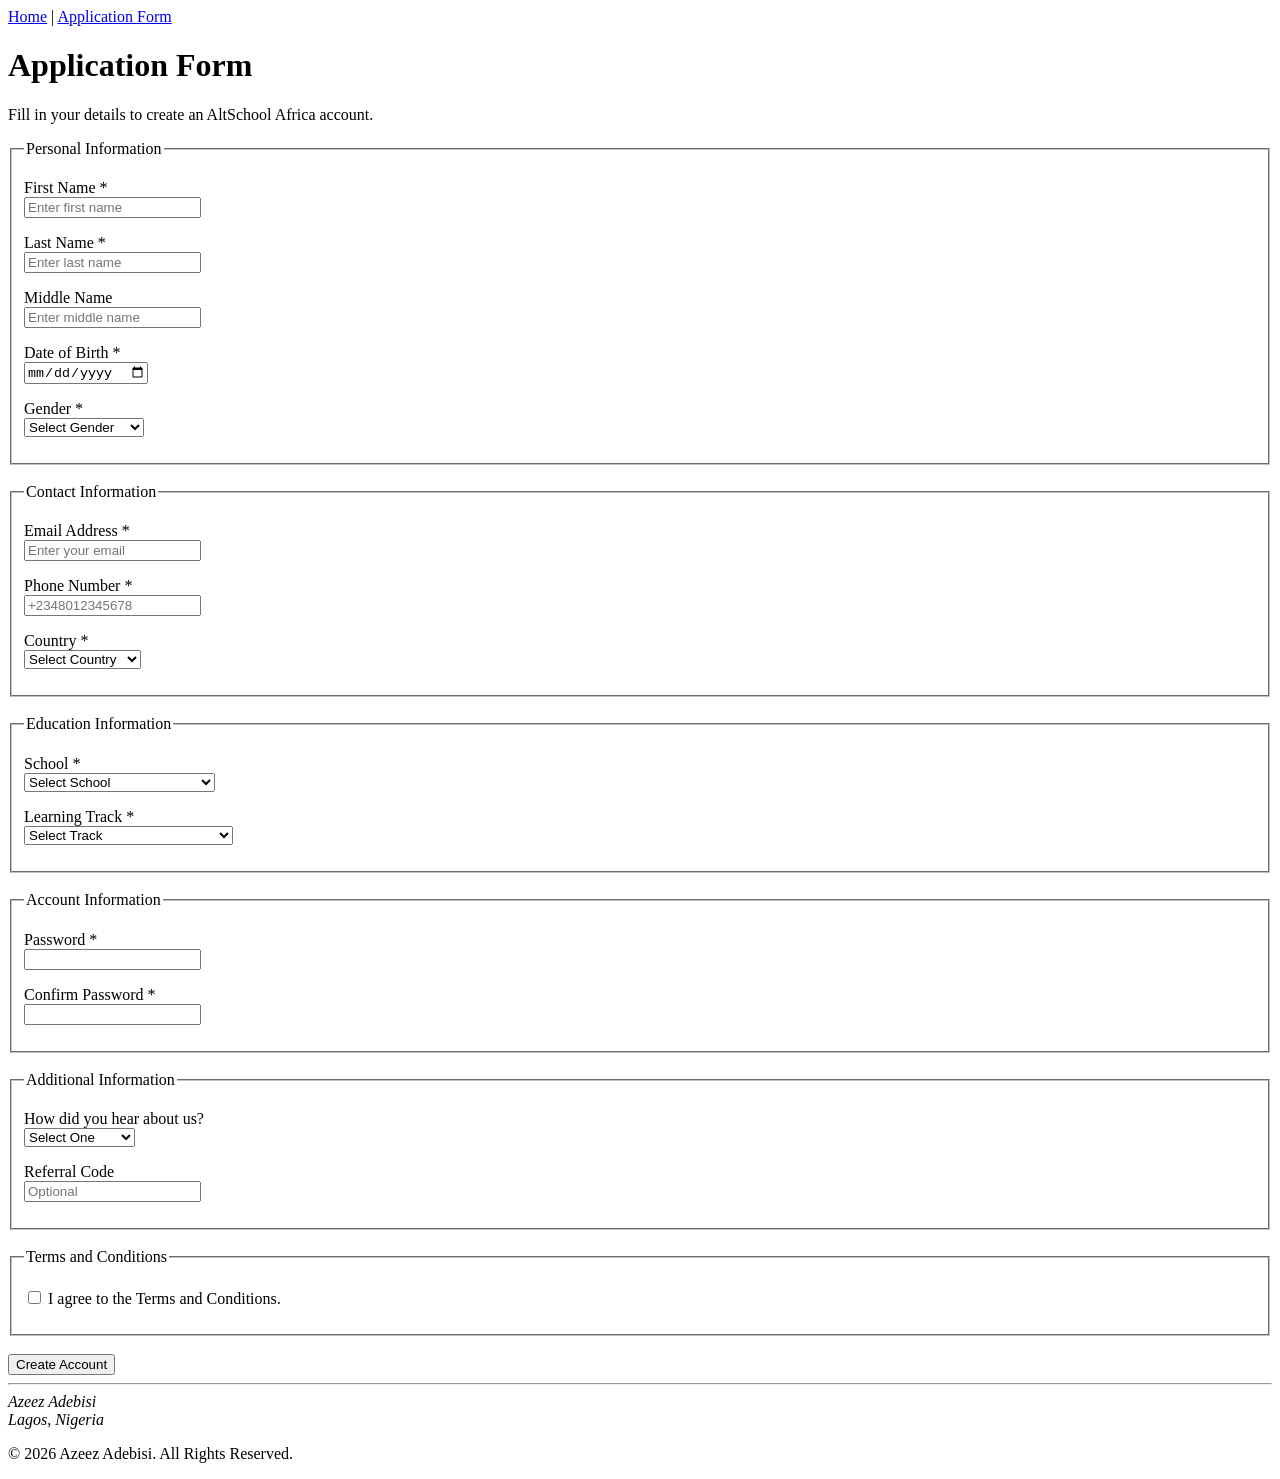
<file: assessment-1/first-assignment/form.html>
<!doctype html>
<html lang="en">
  <head>
    <meta charset="UTF-8" />
    <meta name="viewport" content="width=device-width, initial-scale=1.0" />
    <title>AltSchool Africa - Application Form</title>
  </head>
  <body>
    <!-- Global Navigation -->
    <header>
      <nav>
        <a href="index.html">Home</a> |
        <a href="form.html">Application Form</a>
      </nav>

      <h1>Application Form</h1>
      <p>Fill in your details to create an AltSchool Africa account.</p>
    </header>

    <main>
      <form action="#" method="post">
        <!-- Personal Information -->
        <fieldset>
          <legend>Personal Information</legend>

          <p>
            <label for="firstName">First Name *</label><br />
            <input
              type="text"
              id="firstName"
              name="firstName"
              placeholder="Enter first name"
              required
            />
          </p>

          <p>
            <label for="lastName">Last Name *</label><br />
            <input
              type="text"
              id="lastName"
              name="lastName"
              placeholder="Enter last name"
              required
            />
          </p>

          <p>
            <label for="middleName">Middle Name</label><br />
            <input
              type="text"
              id="middleName"
              name="middleName"
              placeholder="Enter middle name"
            />
          </p>

          <p>
            <label for="dob">Date of Birth *</label><br />
            <input type="date" id="dob" name="dob" required />
          </p>

          <p>
            <label for="gender">Gender *</label><br />
            <select id="gender" name="gender" required>
              <option value="">Select Gender</option>
              <option>Male</option>
              <option>Female</option>
              <option>Prefer not to say</option>
            </select>
          </p>
        </fieldset>

        <br />

        <fieldset>
          <legend>Contact Information</legend>

          <p>
            <label for="email">Email Address *</label><br />
            <input
              type="email"
              id="email"
              name="email"
              placeholder="Enter your email"
              required
            />
          </p>

          <p>
            <label for="phone">Phone Number *</label><br />
            <input
              type="tel"
              id="phone"
              name="phone"
              placeholder="+2348012345678"
              required
            />
          </p>

          <p>
            <label for="country">Country *</label><br />
            <select id="country" name="country" required>
              <option value="">Select Country</option>
              <option>Nigeria</option>
              <option>Ghana</option>
              <option>Kenya</option>
              <option>South Africa</option>
              <option>Uganda</option>
              <option>Finland</option>
              <option>United Kingdom</option>
              <option>United States</option>
            </select>
          </p>
        </fieldset>

        <br />

        <fieldset>
          <legend>Education Information</legend>

          <p>
            <label for="school">School *</label><br />
            <select id="school" name="school" required>
              <option value="">Select School</option>
              <option>School of Engineering</option>
              <option>School of Data</option>
              <option>School of Product</option>
              <option>School of Business</option>
              <option>School of Creative Economy</option>
            </select>
          </p>

          <p>
            <label for="track">Learning Track *</label><br />
            <select id="track" name="track" required>
              <option value="">Select Track</option>
              <option>Frontend Engineering</option>
              <option>Backend Engineering</option>
              <option>Cloud Engineering</option>
              <option>Backend Engineering (NodeJS)</option>
              <option>Cyber Security</option>
              <option>Data Analysis</option>
              <option>Data Engineering</option>
              <option>Data Science</option>
              <option>Product Design</option>
              <option>Product Marketing</option>
              <option>Product Management</option>
            </select>
          </p>
        </fieldset>

        <br />

        <fieldset>
          <legend>Account Information</legend>

          <p>
            <label for="password">Password *</label><br />
            <input type="password" id="password" name="password" required />
          </p>

          <p>
            <label for="confirmPassword">Confirm Password *</label><br />
            <input
              type="password"
              id="confirmPassword"
              name="confirmPassword"
              required
            />
          </p>
        </fieldset>

        <br />

        <fieldset>
          <legend>Additional Information</legend>

          <p>
            <label for="hearAboutUs">How did you hear about us?</label><br />
            <select id="hearAboutUs" name="hearAboutUs">
              <option value="">Select One</option>
              <option>Twitter/X</option>
              <option>LinkedIn</option>
              <option>Facebook</option>
              <option>Instagram</option>
              <option>YouTube</option>
              <option>Friend</option>
              <option>Google Search</option>
              <option>Advertisement</option>
              <option>Other</option>
            </select>
          </p>

          <p>
            <label for="referral">Referral Code</label><br />
            <input
              type="text"
              id="referral"
              name="referral"
              placeholder="Optional"
            />
          </p>
        </fieldset>

        <br />

        <fieldset>
          <legend>Terms and Conditions</legend>

          <p>
            <input type="checkbox" id="terms" required />

            <label for="terms"> I agree to the Terms and Conditions. </label>
          </p>
        </fieldset>

        <br />

        <button type="submit">Create Account</button>
      </form>
    </main>

    <hr />

    <footer>
      <address>
        Azeez Adebisi<br />
        Lagos, Nigeria
      </address>

      <p>&copy; 2026 Azeez Adebisi. All Rights Reserved.</p>
    </footer>
  </body>
</html>
</file>
<file: assessment-2/styles.css>
* {
  box-sizing: border-box;
}

body {
  margin: 0;
  font-family: Arial, Helvetica, sans-serif;
}

a {
  color: inherit;
  text-decoration: none;
}

a[href]:focus-visible {
  outline: 2px solid #005ae2;
  outline-offset: 4px;
}

.landing-intro {
  color: #141414;
  background: #fff url("assets/hero-background.svg") top center / 1440px 1024px
    no-repeat;
}

.site-header {
  display: flex;
  align-items: center;
  justify-content: space-between;
  gap: 24px;
  max-width: 1158px;
  min-height: 68px;
  margin: 0 auto;
  padding: 12px 8px;
}

.site-logo {
  display: block;
  flex-shrink: 0;
}

.site-nav,
.site-header__actions,
.hero__actions {
  display: flex;
  align-items: center;
}

.site-nav {
  flex-wrap: wrap;
  justify-content: center;
  gap: 40px;
  font-size: 18px;
}

.site-nav__current,
.text-action {
  color: #0065fe;
}

.site-nav__features {
  display: inline-flex;
  align-items: center;
  gap: 8px;
}

.site-header__actions {
  flex-shrink: 0;
  gap: 24px;
}

.primary-action {
  display: inline-flex;
  align-items: center;
  justify-content: center;
  min-width: 142px;
  min-height: 44px;
  padding: 12px 24px;
  border-radius: 24px;
  background: #0065fe;
  color: #fff;
  font-size: 16px;
}

.hero {
  padding-top: 100px;
}

.hero__content {
  max-width: 1200px;
  margin: 0 auto;
  padding: 0 24px;
}

.hero h1 {
  margin: 0;
  text-align: center;
  font-size: 48px;
  font-weight: 700;
  line-height: 96px;
}

.hero__highlight {
  position: relative;
  display: inline-block;
  color: #005ae2;
}

.hero__highlight img {
  position: absolute;
  bottom: 10px;
  left: 50%;
  transform: translateX(-50%);
}

.hero__description {
  max-width: 800px;
  margin: 8px auto 0;
  text-align: center;
  font-size: 18px;
  line-height: 28px;
}

.hero__actions {
  justify-content: center;
  gap: 56px;
  margin-top: 56px;
}

.link-preview {
  position: relative;
  width: 768px;
  max-width: 100%;
  margin: 80px 94px 0 auto;
}

.link-preview__shape {
  position: absolute;
  top: -14px;
  left: 0;
}

.link-preview__card {
  position: relative;
  padding: 39.75px 59.75px;
  border: 0.5px solid #005ae2;
  border-radius: 24px;
  background: rgb(254 254 254 / 10%);
}

.link-preview__chain {
  display: block;
  max-width: 100%;
  height: auto;
}

.link-preview figcaption {
  margin-top: 16px;
  text-align: center;
  font-size: 16px;
  line-height: 24px;
}

.hero__platform {
  display: block;
  width: 100%;
  height: auto;
  margin-top: 76px;
}

@media (max-width: 1100px) {
  .site-header {
    flex-wrap: wrap;
    padding: 16px 24px;
  }

  .site-nav {
    order: 1;
    width: 100%;
    gap: 20px 32px;
  }

  .hero {
    padding-top: 64px;
  }

  .hero h1 {
    font-size: clamp(32px, 4.3vw, 48px);
    line-height: 1.7;
  }

  .hero__desktop-break {
    display: none;
  }

  .hero__description {
    margin-top: 32px;
  }

  .link-preview {
    margin-right: auto;
    margin-left: auto;
  }
}

@media (max-width: 600px) {
  .site-header {
    justify-content: center;
  }

  .site-nav {
    font-size: 16px;
  }

  .hero {
    padding-top: 40px;
  }

  .hero h1 {
    line-height: 1.5;
  }

  .hero__highlight img {
    bottom: -16px;
  }

  .hero__description {
    font-size: 16px;
  }

  .hero__actions {
    flex-wrap: wrap;
    gap: 24px;
    margin-top: 32px;
  }

  .link-preview {
    margin-top: 64px;
  }

  .link-preview__shape {
    max-width: 100%;
    height: auto;
  }

  .link-preview__card {
    padding: 24px;
  }

  .hero__platform {
    margin-top: 64px;
  }
}

.statistics {
  background: #f9fbfd;
  color: #141414;
}

.statistics__inner {
  display: flex;
  align-items: flex-start;
  justify-content: space-between;
  gap: 64px;
  max-width: 1214px;
  min-height: 220px;
  margin: 0 auto;
  padding: 60px 24px;
}

.statistics h2 {
  flex-shrink: 0;
  margin: 0;
  font-size: 40px;
  line-height: 48px;
}

.statistics h2 span,
.features h2 span {
  color: #005ae2;
}

.statistics__list {
  display: flex;
  justify-content: space-between;
  gap: 48px;
  width: 704px;
  margin: 0;
}

.statistics dt {
  font-size: 32px;
  font-weight: 700;
  line-height: 40px;
}

.statistics dd {
  margin: 4px 0 0;
  font-size: 16px;
  line-height: 24px;
}

.features {
  display: grid;
  grid-template-columns: minmax(0, 403fr) minmax(0, 708fr);
  gap: 94px;
  max-width: 1254px;
  margin: 0 auto;
  padding: 128px 24px 144px;
  color: #141414;
}

.features h2 {
  position: relative;
  margin: 0;
  padding-left: 19px;
  font-size: 40px;
  line-height: 48px;
  white-space: nowrap;
}

.features h2 img {
  position: absolute;
  top: 0;
  left: 0;
}

.features__intro p {
  margin: 16px 0 0;
  padding-left: 31px;
  font-size: 16px;
  line-height: 28px;
}

.features__grid {
  display: grid;
  grid-template-columns: repeat(2, minmax(0, 1fr));
  gap: 76px 28px;
}

.feature {
  min-width: 0;
}

.feature > img {
  display: block;
}

.feature h3 {
  margin: 32px 0 8px;
  font-size: 32px;
  font-weight: 600;
  line-height: 40px;
}

.feature p {
  margin: 0;
  font-size: 16px;
  line-height: 24px;
}

@media (max-width: 1100px) {
  .statistics__inner {
    flex-direction: column;
    gap: 32px;
  }

  .statistics__list {
    width: 100%;
  }

  .features {
    grid-template-columns: minmax(0, 1fr);
    gap: 48px;
    padding-top: 64px;
    padding-bottom: 64px;
  }

  .features h2 {
    white-space: normal;
  }
}

@media (max-width: 600px) {
  .statistics__inner {
    padding: 40px 24px;
  }

  .statistics h2,
  .features h2 {
    font-size: 32px;
    line-height: 40px;
  }

  .statistics__list {
    display: grid;
    grid-template-columns: repeat(2, minmax(0, 1fr));
    gap: 24px;
  }

  .features__grid {
    gap: 32px 20px;
  }

  .feature h3 {
    margin-top: 24px;
    font-size: 22px;
    line-height: 28px;
  }
}

.pricing {
  padding: 42px 24px 112px;
  color: #141414;
}

.pricing__intro {
  max-width: 640px;
  margin: 0 auto;
  text-align: center;
}

.pricing h2 {
  position: relative;
  width: fit-content;
  max-width: 100%;
  margin: 0 auto;
  padding-left: 19px;
  font-size: 40px;
  line-height: 48px;
}

.pricing h2 img {
  position: absolute;
  top: 0;
  left: 0;
}

.pricing h2 span {
  color: #005ae2;
}

.pricing__intro > p {
  max-width: 560px;
  margin: 8px auto 0;
  font-size: 16px;
  line-height: 24px;
}

.pricing__plans {
  display: grid;
  grid-template-columns: minmax(0, 339fr) minmax(0, 410fr) minmax(0, 339fr);
  align-items: center;
  max-width: 1088px;
  margin: 72px auto 0;
}

.pricing-plan {
  min-width: 0;
  min-height: 455px;
  padding: 24px 46px 44px 86px;
  border: 0.4px solid #005ae2;
  border-radius: 12px;
  background: #fff;
  box-shadow: 0 4px 8px rgb(0 0 0 / 5%);
}

.pricing-plan--basic {
  margin-right: -40px;
}

.pricing-plan--teams {
  margin-left: -40px;
}

.pricing-plan h3 {
  margin: 0;
  font-size: 24px;
  font-weight: 400;
  line-height: 32px;
}

.pricing-plan__price {
  margin: 32px 0 0;
  font-size: 40px;
  font-weight: 700;
  line-height: 48px;
  white-space: nowrap;
}

.pricing-plan__price span {
  font-weight: 400;
}

.pricing-plan__description {
  margin: 8px 0 0;
  font-size: 20px;
  line-height: 24px;
}

.pricing-plan ul {
  display: flex;
  flex-direction: column;
  gap: 24px;
  margin: 24px 0 0;
  padding: 0;
  list-style: none;
}

.pricing-plan li {
  position: relative;
  min-height: 24px;
  padding-left: 24px;
  font-size: 14px;
  line-height: 24px;
}

.pricing-plan li::before {
  position: absolute;
  top: 4px;
  left: 0;
  width: 16px;
  height: 16px;
  background: url("assets/pricing-check-blue.svg") center no-repeat;
  content: "";
}

.pricing-plan--professional {
  position: relative;
  z-index: 1;
  min-height: 627px;
  padding: 92px 64px;
  border-color: #1e3448;
  background: #1e3448;
  color: #fff;
}

.pricing-plan--professional .pricing-plan__price {
  margin-top: 24px;
}

.pricing-plan--professional ul {
  margin-top: 32px;
}

.pricing-plan--professional li::before {
  background-image: url("assets/pricing-check-white.svg");
}

.pricing__actions {
  display: flex;
  flex-wrap: wrap;
  align-items: center;
  justify-content: center;
  gap: 12px;
  margin-top: 68px;
}

.pricing__actions > a,
.pricing__actions > span {
  display: inline-flex;
  align-items: center;
  justify-content: center;
  width: 200px;
  min-height: 48px;
  padding: 12px 20px;
  border-radius: 24px;
  font-size: 16px;
}

.pricing__custom-action {
  border: 1px solid #0065fe;
  color: #0065fe;
}

@media (max-width: 1100px) {
  .pricing-plan {
    padding-right: 24px;
    padding-left: 32px;
  }

  .pricing-plan--teams {
    padding-left: 64px;
  }

  .pricing-plan__price {
    font-size: 32px;
  }
}

@media (max-width: 800px) {
  .pricing {
    padding: 40px 24px 64px;
  }

  .pricing h2 {
    font-size: 32px;
    line-height: 40px;
  }

  .pricing__plans {
    grid-template-columns: minmax(0, 1fr);
    gap: 24px;
    max-width: 410px;
    margin-top: 48px;
  }

  .pricing-plan {
    min-height: 0;
    margin: 0;
    padding: 32px;
  }

  .pricing__actions {
    margin-top: 40px;
  }
}

.url-shortener {
  display: flex;
  align-items: center;
  justify-content: center;
  min-height: 523px;
  padding: 40px 20px;
  background: #1e3448 url("assets/trim-background.svg") center / cover no-repeat;
}

.trim-form {
  display: flex;
  flex-direction: column;
  gap: 24px;
  width: 476px;
  max-width: 100%;
  min-height: 355px;
  margin: 0;
  padding: 42px;
  border-radius: 12px;
  background: #fff;
  color: #3284ff;
}

.trim-form input,
.trim-form select {
  width: 100%;
  min-width: 0;
  height: 48px;
  padding: 0 23px;
  border: 1px solid #3284ff;
  border-radius: 12px;
  background-color: #fff;
  color: #3284ff;
  font: inherit;
  font-size: 12px;
}

.trim-form input::placeholder {
  color: #3284ff;
  opacity: 1;
}

.trim-form #long-url {
  height: 55px;
}

.trim-form__options {
  display: grid;
  grid-template-columns: 202fr 178fr;
  gap: 12px;
}

.trim-form__domain {
  min-width: 0;
}

.trim-form select {
  appearance: none;
  padding: 0 39px 0 19px;
  background-image: url("assets/chevron-down.svg");
  background-position: right 17px center;
  background-repeat: no-repeat;
  font-size: 14px;
}

.trim-form__button {
  display: flex;
  align-items: center;
  justify-content: center;
  gap: 10px;
  width: 100%;
  height: 48px;
  padding: 12px 24px;
  border: 0;
  border-radius: 24px;
  background: #005ae2;
  color: #fff;
  font: inherit;
  font-size: 14px;
  font-weight: 600;
}

.trim-form__button img {
  display: block;
  flex-shrink: 0;
}

.trim-form__terms {
  margin: -4px 0 0;
  padding: 0 10px;
  font-size: 14px;
  line-height: 20px;
}

.trim-form__terms strong {
  font-weight: 700;
}

.trim-form :focus-visible {
  outline: 2px solid #005ae2;
  outline-offset: 3px;
}

.faqs {
  min-height: 1153px;
  padding: 43px 24px 154px;
  background: #fff url("assets/faq-background.svg") top center / 1440px 1153px
    no-repeat;
  color: #141414;
}

.faqs h2 {
  position: relative;
  width: fit-content;
  margin: 0 auto;
  padding-left: 19px;
  font-size: 40px;
  line-height: 48px;
}

.faqs h2 img {
  position: absolute;
  top: 0;
  left: 0;
}

.faqs__list {
  max-width: 792px;
  margin: 48px auto 0;
}

.faqs details {
  border-bottom: 1px solid #d6d6d6;
}

.faqs summary {
  position: relative;
  display: block;
  min-height: 80px;
  padding: 24px 40px 24px 0;
  list-style: none;
  font-size: 20px;
  line-height: 32px;
  cursor: pointer;
}

.faqs summary::-webkit-details-marker {
  display: none;
}

.faqs summary::before,
.faqs summary::after {
  position: absolute;
  top: calc(50% - 1px);
  right: 5px;
  width: 16px;
  height: 2px;
  background: currentColor;
  content: "";
}

.faqs summary::after {
  transform: rotate(90deg);
}

.faqs details[open] summary {
  min-height: 64px;
  padding-top: 16px;
  padding-bottom: 16px;
}

.faqs details[open] summary::after {
  display: none;
}

.faqs details > p {
  margin: 0;
  padding-bottom: 16px;
  font-size: 16px;
  line-height: 32px;
}

.faqs summary:focus-visible {
  outline: 2px solid #005ae2;
  outline-offset: 4px;
}

@media (max-width: 600px) {
  .faqs {
    min-height: 0;
    padding-top: 40px;
    padding-bottom: 64px;
  }

  .faqs h2 {
    font-size: 32px;
    line-height: 48px;
  }

  .faqs__list {
    margin-top: 32px;
  }

  .faqs summary {
    font-size: 18px;
    line-height: 28px;
  }

  .faqs details > p {
    line-height: 28px;
  }
}

.link-cta {
  min-height: 299px;
  padding: 108px 24px 53px;
  background: #1e3448 url("assets/cta-background.svg") center / cover no-repeat;
  color: #fff;
  text-align: center;
}

.link-cta h2 {
  margin: 0;
  font-size: 40px;
  line-height: 48px;
}

.link-cta .primary-action {
  width: 200px;
  min-height: 48px;
  margin-top: 42px;
  background: #005ae2;
}

@media (max-width: 600px) {
  .link-cta {
    padding: 64px 24px 48px;
  }

  .link-cta h2 {
    font-size: 32px;
    line-height: 40px;
  }

  .link-cta .primary-action {
    max-width: 100%;
    margin-top: 32px;
  }
}

.site-footer {
  min-height: 561px;
  padding: 95px 24px 40px;
  background: #fff url("assets/footer-background.svg") bottom center / cover
    no-repeat;
  color: #112232;
}

.site-footer__inner {
  max-width: 1140px;
  margin: 0 auto;
  padding-left: 60px;
}

.site-footer__content {
  display: grid;
  grid-template-columns: 168px minmax(0, 1fr);
  gap: 72px;
}

.site-footer__brand > img,
.site-footer__socials img {
  display: block;
}

.site-footer__socials {
  display: flex;
  gap: 24px;
  margin-top: 32px;
}

.site-footer__navigation {
  display: grid;
  grid-template-columns:
    minmax(0, 156fr) minmax(0, 177fr) minmax(0, 187fr)
    minmax(0, 176fr);
  gap: 48px;
}

.site-footer__column {
  display: flex;
  flex-direction: column;
  gap: 56px;
  min-width: 0;
}

.site-footer__column:nth-child(2) {
  gap: 32px;
}

.site-footer__group h2 {
  margin: 0;
  font-size: 16px;
  line-height: 24px;
}

.site-footer__group ul {
  margin: 8px 0 0;
  padding: 0;
  list-style: none;
  font-size: 16px;
  line-height: 24px;
}

.site-footer__legal {
  display: flex;
  flex-wrap: wrap;
  justify-content: flex-end;
  align-items: center;
  gap: 8px;
  margin-top: 24px;
  font-size: 14px;
  line-height: 24px;
}

.site-footer__legal > span:not(:last-child) {
  padding-right: 8px;
  border-right: 1px solid currentColor;
  line-height: 12px;
}

@media (max-width: 1100px) {
  .site-footer__inner {
    padding-left: 0;
  }

  .site-footer__content {
    grid-template-columns: minmax(0, 1fr);
    gap: 48px;
  }

  .site-footer__navigation {
    gap: 32px;
  }
}

@media (max-width: 600px) {
  .site-footer {
    padding-top: 48px;
  }

  .site-footer__navigation {
    grid-template-columns: repeat(2, minmax(0, 1fr));
    gap: 32px 24px;
  }

  .site-footer__column,
  .site-footer__column:nth-child(2) {
    gap: 32px;
  }

  .site-footer__legal {
    justify-content: flex-start;
    margin-top: 40px;
  }
}

.visually-hidden {
  position: absolute;
  width: 1px;
  height: 1px;
  padding: 0;
  overflow: hidden;
  clip-path: inset(50%);
  white-space: nowrap;
  border: 0;
}

@media (max-width: 480px) {
  .trim-form {
    padding: 32px 24px;
  }

  .trim-form__options {
    grid-template-columns: 1fr;
  }
}
</file>
<file: exam-project/styles.css>
@font-face {
  font-family: "DM Sans";
  src: url("assets/fonts/DMSans-VariableFont_opsz,wght.ttf") format("truetype");
  font-weight: 100 1000;
  font-style: normal;
  font-display: swap;
}

* {
  box-sizing: border-box;
}

body {
  margin: 0;
  font-family: "DM Sans", sans-serif;
  color: #111111;
}

.header {
  --small-header: no;
  container: header / inline-size;
  display: flex;
  flex-direction: row;
  align-items: center;
  justify-content: space-between;
  gap: 32px;
  min-height: 98px;
  padding: 12px 71px;
  border: 1px solid #d0d0d0;

  & a {
    color: inherit;
    text-decoration: none;
    font-weight: 700;

    &:focus-visible {
      outline: 3px solid #543ee0;
      outline-offset: 4px;
    }
  }

  & .mobile-navbar {
    display: none;
  }

  & .logo {
    width: 214px;
    height: 72px;
    flex-shrink: 0;
    margin: 0;
    color: #543ee0;
    font-size: 48px;
    font-weight: 700;
    font-style: normal;
    line-height: 72px;
    letter-spacing: 0;
  }

  & .navbar {
    display: flex;
    flex-wrap: wrap;
    align-items: center;
    gap: 32px;
    margin-left: auto;
    margin-right: auto;
    padding-left: 104px;
    font-size: 16px;
  }

  & .buttons {
    display: flex;
    flex-wrap: wrap;
    gap: 24px;

    & a {
      display: inline-flex;
      align-items: center;
      justify-content: center;
      min-width: 157px;
      min-height: 56px;
      padding: 14px 27px;
      border: 1px solid #543ee0;
      border-radius: 8px;
      font-size: 18px;
    }

    & .signup {
      background-color: #543ee0;
      color: #ffffff;
    }
  }

  @container header (max-width: 1040px) {
    & .logo {
      width: auto;
      height: auto;
      margin-left: auto;
      font-size: 36px;
      line-height: 54px;
    }

    & .navbar {
      flex-wrap: nowrap;
      gap: 20px;
      margin: 0;
      padding-left: 0;

      & a {
        white-space: nowrap;
      }
    }

    & .buttons {
      flex-wrap: nowrap;
      gap: 16px;
      margin-right: auto;

      & a {
        min-width: 128px;
        min-height: 48px;
        padding: 12px 18px;
        font-size: 16px;
        white-space: nowrap;
      }
    }
  }

  @media (max-width: 960px) {
    --small-header: yes;
    flex-wrap: wrap;
    justify-content: space-between;
    gap: 12px;
    padding: 16px 24px;
    & .logo {
      width: auto;
      height: auto;
      margin-left: 0;
      font-size: 24px;
      line-height: 36px;
    }

    & .navbar {
      display: none;
    }

    & .mobile-navbar {
      display: flex;
      width: 100%;
      flex-wrap: nowrap;
      justify-content: center;
      gap: 12px;
      margin: 0;
      font-size: 16px;

      & a {
        display: inline-flex;
        align-items: center;
        min-height: 44px;
        white-space: nowrap;
      }
    }

    & .buttons {
      width: auto;
      margin-right: 0;
      flex-wrap: nowrap;
      gap: 8px;

      & a {
        min-width: 0;
        min-height: 44px;
        padding: 8px 10px;
        font-size: 14px;
        line-height: 20px;
        white-space: nowrap;
      }
    }
  }

  @container header style(--small-header: yes) {
    & .mobile-navbar {
      gap: 12px;
    }
  }
}

.hero {
  container: hero / inline-size;
  min-height: 765px;
  padding: 216px 24px 74px;
  color: #ffffff;
  background-color: #111111;
  background-image:
    linear-gradient(#0000008c, #0000008c), url("assets/hero.jpg");
  background-size: cover;
  background-position: center;

  & .hero-text {
    width: 984px;
    max-width: 100%;
    margin: 0 auto;
    display: flex;
    flex-direction: column;
    align-items: flex-start;
    gap: 24px;
  }

  & h2 {
    margin: 0;
    font-size: 48px;
    font-weight: 700;
    line-height: 72px;
    overflow-wrap: anywhere;
  }

  & p {
    width: 740px;
    max-width: 100%;
    margin: 0;
    font-size: 24px;
    font-weight: 500;
    font-style: normal;
    line-height: 36px;
    letter-spacing: 0;
  }

  & .start {
    display: inline-flex;
    align-items: center;
    justify-content: center;
    min-width: 157px;
    min-height: 56px;
    margin-top: 12px;
    padding: 14px 24px;
    border-radius: 8px;
    background-color: #543ee0;
    color: #ffffff;
    font-size: 18px;
    font-weight: 700;
    line-height: 28px;
    text-decoration: none;

    &:focus-visible {
      outline: 3px solid #ffffff;
      outline-offset: 4px;
    }
  }

  @media (max-width: 960px) {
    min-height: auto;
    padding-top: 80px;
  }

  @container hero (max-width: 912px) {
    & h2 {
      font-size: 32px;
      line-height: 48px;
    }

    & p {
      font-size: 18px;
      line-height: 28px;
    }
  }
}

.about {
  container: about / inline-size;
  padding: 96px 72px 0;

  & .about-row {
    display: flex;
    align-items: flex-start;
    gap: 84px;
    max-width: 1296px;
    min-height: 404px;
    margin: 0 auto;
  }

  & .about-text {
    display: flex;
    flex-direction: column;
    gap: 34px;
    flex: 1;
    min-width: 0;
    max-width: 686px;
  }

  & h2 {
    margin: 0;
    font-size: 48px;
    font-weight: 700;
    line-height: 72px;
    overflow-wrap: anywhere;
  }

  & p {
    margin: 0;
    font-size: 18px;
    font-weight: 400;
    line-height: 27px;
    letter-spacing: 0;
  }

  & img {
    display: block;
    width: 500px;
    max-width: 100%;
    height: auto;
    aspect-ratio: 500 / 404;
    flex-shrink: 0;
    object-fit: cover;
    border-radius: 8px;
  }

  @media (max-width: 960px) {
    padding-right: 24px;
    padding-left: 24px;
  }

  @container about (max-width: 912px) {
    & .about-row {
      flex-direction: column;
      gap: 32px;
    }

    & .about-text {
      max-width: 100%;
    }

    & h2 {
      font-size: 32px;
      line-height: 48px;
    }
  }
}

.join {
  container: join / inline-size;
  width: 1040px;
  max-width: calc(100% - 48px);
  margin: 96px auto 0;

  & .join-intro {
    display: flex;
    flex-direction: column;
    gap: 24px;
  }

  & h2 {
    margin: 0;
    font-size: 48px;
    font-weight: 700;
    line-height: 72px;
    text-align: center;
    overflow-wrap: anywhere;
  }

  & p {
    margin: 0;
    font-size: 18px;
    font-weight: 400;
    line-height: 27px;
    letter-spacing: 0;
  }

  & .cards {
    display: grid;
    grid-template-columns: repeat(3, 306px);
    gap: 48px;
    margin-top: 54px;
  }

  & .card {
    display: flex;
    flex-direction: column;
    align-items: flex-start;
    gap: 12px;
    min-width: 0;
    min-height: 324px;
    padding: 15px 18px;
    border: 1px solid #d0d0d0;
    border-radius: 8px;

    & img {
      display: block;
      width: 92px;
      height: 88px;
    }

    & h3 {
      margin: 0;
      font-size: 24px;
      font-weight: 500;
      line-height: 36px;
      overflow-wrap: anywhere;
    }

    & p {
      width: 254px;
      max-width: 100%;
      color: #626262;
    }
  }

  & .social {
    padding-top: 21px;
  }

  & .content {
    padding-top: 14px;
  }

  @container join (max-width: 1013px) {
    & .cards {
      grid-template-columns: minmax(0, 306px);
      justify-content: center;
      gap: 24px;
    }
  }

  @media (max-width: 960px) {
    & h2 {
      font-size: 32px;
      line-height: 48px;
    }
  }
}

.testimonial {
  container: testimonial / inline-size;
  min-height: 492px;
  margin-top: 107px;
  padding: 93px 76px 84px 84px;
  background-color: #ffedcc80;

  & .testimonial-row {
    display: flex;
    align-items: flex-start;
    gap: 56px;
    max-width: 1280px;
    margin: 0 auto;
  }

  & .portrait {
    display: block;
    width: 300px;
    max-width: 100%;
    height: auto;
    flex-shrink: 0;
    margin-top: 6px;
  }

  & .testimonial-text {
    display: flex;
    flex-direction: column;
    align-items: flex-start;
    gap: 24px;
    width: 924px;
    min-width: 0;
  }

  & .quote {
    width: 100%;
    min-width: 0;
    display: flex;
    flex-direction: column;
    gap: 48px;
    margin: 0;
  }

  & blockquote {
    margin: 0;
  }

  & p {
    margin: 0;
    font-size: 18px;
    font-weight: 400;
    line-height: 27px;
  }

  & figcaption {
    display: flex;
    flex-wrap: wrap;
    align-items: center;
    gap: 8px;
    min-height: 48px;
    font-size: 18px;
    font-weight: 400;
    line-height: 27px;
  }

  & .person {
    font-size: 24px;
    font-weight: 500;
    line-height: 36px;
  }

  & .join-link {
    display: inline-flex;
    align-items: center;
    justify-content: center;
    min-width: 157px;
    min-height: 56px;
    padding: 14px 24px;
    border-radius: 8px;
    background-color: #543ee0;
    color: #ffffff;
    font-size: 18px;
    font-weight: 700;
    line-height: 28px;
    text-decoration: none;

    &:focus-visible {
      outline: 3px solid #543ee0;
      outline-offset: 4px;
    }
  }

  @media (max-width: 960px) {
    padding: 48px 24px;
  }

  @container testimonial (max-width: 912px) {
    & .testimonial-row {
      flex-direction: column;
      gap: 32px;
    }

    & .portrait {
      align-self: center;
      margin-top: 0;
    }

    & .testimonial-text {
      width: 100%;
    }
  }
}

.connect {
  container: connect / inline-size;
  width: 1127px;
  max-width: calc(100% - 48px);
  margin: 96px auto 0;

  & .connect-row {
    display: flex;
    align-items: center;
    gap: 120px;
  }

  & .people {
    display: block;
    width: 352px;
    max-width: 100%;
    height: auto;
    flex-shrink: 0;
  }

  & .connect-text {
    display: flex;
    flex-direction: column;
    align-items: flex-start;
    flex: 1;
    min-width: 0;
    gap: 32px;
  }

  & .connect-copy {
    width: 100%;
    min-width: 0;
    display: flex;
    flex-direction: column;
    gap: 24px;
  }

  & h2 {
    max-width: 642px;
    margin: 0;
    font-size: 48px;
    font-weight: 700;
    line-height: 72px;
    overflow-wrap: anywhere;
  }

  & p {
    margin: 0;
    font-size: 18px;
    font-weight: 400;
    line-height: 27px;
  }

  & .connect-link {
    display: inline-flex;
    align-items: center;
    justify-content: center;
    min-width: 157px;
    min-height: 56px;
    padding: 14px 24px;
    border-radius: 8px;
    background-color: #543ee0;
    color: #ffffff;
    font-size: 18px;
    font-weight: 700;
    line-height: 28px;
    text-decoration: none;

    &:focus-visible {
      outline: 3px solid #543ee0;
      outline-offset: 4px;
    }
  }

  @container connect (max-width: 912px) {
    & .connect-row {
      flex-direction: column;
      gap: 32px;
    }

    & .connect-text {
      width: 100%;
    }
  }

  @media (max-width: 960px) {
    & h2 {
      font-size: 32px;
      line-height: 48px;
    }
  }
}

.footer {
  container: footer / inline-size;
  min-height: 402px;
  margin-top: 96px;
  padding: 60px 80px;
  background-color: #ffedcc80;

  & .footer-row {
    display: grid;
    grid-template-columns: 432px 331px 341px minmax(0, 1fr);
    max-width: 1280px;
    margin: 0 auto;
  }

  & .footer-logo {
    width: 214px;
    max-width: 100%;
    margin: 12px 0 0;
    color: #543ee0;
    font-size: 48px;
    font-weight: 700;
    line-height: 72px;
  }

  & .footer-group {
    min-width: 0;
  }

  & h2 {
    margin: 0 0 28px;
    font-size: 24px;
    font-weight: 500;
    line-height: 36px;
  }

  & ul {
    display: flex;
    flex-direction: column;
    align-items: flex-start;
    gap: 16px;
    margin: 0;
    padding: 0;
    list-style: none;
  }

  & a {
    display: inline-block;
    color: #111111;
    font-size: 18px;
    font-weight: 400;
    line-height: 27px;
    text-decoration: none;

    &:hover {
      text-decoration: underline;
    }

    &:focus-visible {
      outline: 3px solid #543ee0;
      outline-offset: 4px;
    }
  }

  @container footer (max-width: 1239px) {
    & .footer-row {
      grid-template-columns: 1.3fr repeat(3, minmax(0, 1fr));
      gap: 32px;
    }
  }

  @media (max-width: 960px) {
    padding: 48px 24px;
  }

  @container footer (max-width: 912px) {
    & .footer-row {
      grid-template-columns: minmax(0, 1fr);
      gap: 32px;
    }

    & .footer-logo {
      margin-top: 0;
    }

    & a {
      display: inline-flex;
      align-items: center;
      min-height: 44px;
    }
  }
}
</file>
